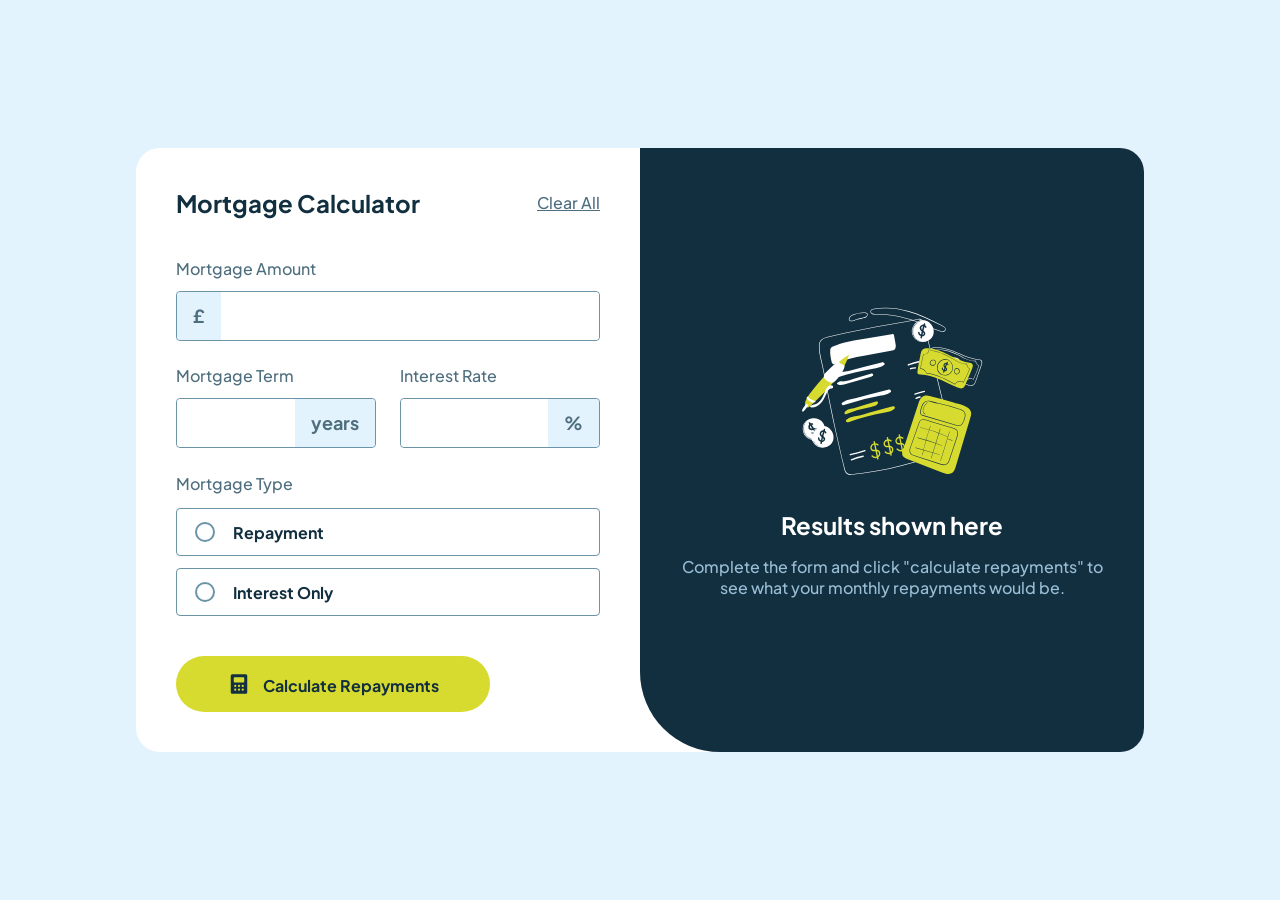
<file: index.html>
<!DOCTYPE html>
<html lang="en">

<head>
  <meta charset="UTF-8">
  <meta name="viewport" content="width=device-width, initial-scale=1">
  <title>Mortgage repayment calculator</title>
  <link rel="stylesheet" href="css/fonts.css">
  <link rel="stylesheet" href="css/style.css">
</head>

<body>
  <section class="calculator-container">
    <div class="form-section">
      <div class="title-section">
        <h2>Mortgage Calculator</h2>
        <a href="" class="clear-all" target="_self">Clear All</a>
      </div>
      <form>
        <div class="form-group">
          <label for="mortgage-amount">Mortgage Amount</label>
          <div class="input-wrapper">
            <span class="currency-symbol">£</span>
            <input type="text" id="mortgage-amount" name="mortgage-amount" pattern="[0-9,\.]*" title="just numbers"
              maxlength="20" autocomplete="off" required>
          </div>
          <p>this field is required</p>
        </div>
        <div class="form-columns">
          <div class="form-group">
            <label for="mortgage-term">Mortgage Term</label>
            <div class="input-wrapper">
              <input type="number" inputmode="decimal" min="1" max="100" id="mortgage-term" name="mortgage-term"
                required>
              <span class="unit">years</span>
            </div>
            <p>this field is required</p>
          </div>
          <div class="form-group">
            <label for="interest-rate">Interest Rate</label>
            <div class="input-wrapper">
              <input type="number" id="interest-rate" inputmode="decimal" step="0.01" min="0" max="100"
                name="interest-rate" required>
              <span class="unit">%</span>
            </div>
            <p>this field is required</p>
          </div>
        </div>
        <legend>Mortgage Type</legend>
        <fieldset class="form-group input-wrapper">
          <div class="radio-group">
            <label>
              <input type="radio" name="mortgage-type" value="repayment" required>
              Repayment
            </label>
            <label>
              <input type="radio" name="mortgage-type" value="interest-only" required>
              Interest Only
            </label>
          </div>
          <p>this field is required</p>
        </fieldset>
        <button type="button" class="calculate-btn">Calculate Repayments</button>
      </form>
    </div>
    <div class="illustration-section">
      <div id="empty-state-content" class="">
        <img src="assets/images/illustration-empty.svg" alt="Calculator icon">
        <h2 class="">Results shown here</h2>
        <p>Complete the form and click "calculate repayments" to see what your monthly repayments would be.</p>
      </div>
      <div id="results">
        <h2>Your results</h2>
        <p>Your results are shown below based on the information you provided. To adjust the results, edit the form and
          click “calculate repayments” again.</p>
        <div class="results-values">
          <div>
            <h4>Your monthly repayments</h4>
            <h1 id="monthly_value" title="£">1,797.74</h1>
          </div>
          <div>
            <h4>Total you'll repay over the term</h4>
            <h2 id="repay" title="£">539,322.94</h2>
          </div>
        </div>
      </div>
    </div>
  </section>
</body>
<script src="js/index.js"></script>

</html>
</file>
<file: css/fonts.css>
@font-face {
  font-family: "Plus Jakarta Sans";
  src: url("../assets/fonts/PlusJakartaSans-VariableFont_wght.ttf")
      format("woff2"),
    url("../assets/fonts/PlusJakartaSans-VariableFont_wght.ttf") format("woff");
  font-style: normal;
}

@font-face {
  font-family: "Plus Jakarta Sans";
  src: url("../assets/fonts/PlusJakartaSans-Italic-VariableFont_wght.ttf")
      format("woff2"),
    url("../assets/fonts/PlusJakartaSans-Italic-VariableFont_wght.ttf")
      format("woff");
  font-style: italic;
}

@font-face {
  font-family: "Plus Jakarta Sans";
  src: url("../assets/fonts/static/PlusJakartaSans-Bold.ttf") format("woff2"),
    url("../assets/fonts/static/PlusJakartaSans-Bold.ttf") format("woff");
  font-weight: bold;
}

@font-face {
  font-family: "Plus Jakarta Sans";
  src: url("../assets/fonts/static/PlusJakartaSans-Medium.ttf") format("woff2"),
    url("../assets/fonts/static/PlusJakartaSans-Medium.ttf") format("woff");
  font-weight: medium;
}
</file>
<file: css/style.css>
/* Reset and Standard Styles */
* {
  margin: 0;
  padding: 0;
  box-sizing: border-box;
}

html {
  font-size: 16px; /* Base font size */
  scroll-behavior: smooth;
}

:root {
  /* Color Palette */
  --lime: #d8db2f;
  --slate-900: #122f3f;
  --slate-700: #4e6e7e;
  --slate-500: #6b94a8;
  --slate-300: #9abed5;
  --slate-100: #e3f3fd;
  --white: #ffffff;
  --red: #d73328;

  /* Spacing */
  --spacing-500: 40px;
  --spacing-400: 32px;
  --spacing-300: 24px;
  --spacing-200: 16px;
  --spacing-150: 12px;
  --spacing-100: 8px;

  /* Typography */
  --font-family-primary: "Plus Jakarta Sans";
  --text-preset-1-font: bold 56px/1.25 var(--font-family-primary);
  --text-preset-2-font: bold 24px/1.25 var(--font-family-primary);
  --text-preset-3-font: bold 18px/1.25 var(--font-family-primary);
  --text-preset-4-font: 16px/1.5 var(--font-family-primary);
  --text-preset-5-font: 14px/1.5 var(--font-family-primary);
  --letter-spacing-1: -1px;
  --letter-spacing-0: 0px;
}

@property --transition-time {
  syntax: "<time>";
  inherits: false;
  initial-value: 0.5s;
}

body {
  font-family: var(--font-family-primary);
  background-color: var(--slate-100);
  -webkit-font-smoothing: antialiased;
  -moz-osx-font-smoothing: grayscale;
  display: flex;
  align-items: center;
  min-height: 100vh;
}

h1 {
  font: var(--text-preset-1-font);
  letter-spacing: var(--letter-spacing-1);
}
h2 {
  font: var(--text-preset-2-font);
  /* letter-spacing: var(--letter-spacing-1); */
}
h3 {
  font: var(--text-preset-3-font);
  letter-spacing: var(--letter-spacing-0);
}

h4 {
  font: var(--text-preset-4-font);
  letter-spacing: var(--letter-spacing-0);
}

img {
  max-width: 100%;
  height: auto;
  display: block;
}

a {
  color: inherit;
  font: var(--text-preset-4-font);
  letter-spacing: var(--letter-spacing-0);
}

ul,
ol {
  list-style: none;
}

button {
  cursor: pointer;
  border: none;
  background: none;
}

input,
textarea,
button,
select {
  font-family: inherit;
  font-size: inherit;
}

/*general */
input::-webkit-outer-spin-button,
input::-webkit-inner-spin-button {
  -webkit-appearance: none;
  margin: 0;
}

/* Firefox */
input[type="number"] {
  -moz-appearance: textfield;
  appearance: none;
}

section {
  border-radius: 24px;
}

.calculator-container {
  display: grid;
  grid-template-columns: 1fr 1fr;
  margin: 0 auto;
  width: 100%;
  max-width: 1008px;
  background-color: var(--white);
  border-radius: 24px;
}

.form-section {
  padding: var(--spacing-500);
  border-radius: inherit;
}

.form-section > .title-section {
  display: flex;
  flex-direction: row;
  justify-content: space-between;
  align-items: center;
  margin-bottom: var(--spacing-500);
}

.form-section > .title-section > h2 {
  color: var(--slate-900);
}

.form-section > .title-section > a {
  color: var(--slate-700);
  &:hover {
    color: var(--slate-900);
  }
}

.form-group {
  margin-bottom: var(--spacing-300);
  width: 100%;
}

.form-group > label {
  color: var(--slate-700);
  font-size: var(--text-preset-4-font);
}

.form-group > div {
  margin-top: var(--spacing-150);
}

.form-group legend {
  color: var(--slate-700);
  font-size: var(--text-preset-4-font);
}

.form-group .input-wrapper {
  width: 100%;
  display: inline-flex;
  border: 1px solid var(--slate-500);
  border-radius: 4px;
  &:hover {
    border-color: var(--slate-900);
  }
  &:has(:focus) {
    border: 1px solid var(--lime);
    > span {
      transition: background-color var(--transition-time);
      background-color: var(--lime);
      color: var(--slate-900);
    }
  }
}

.input-wrapper.control--invalid:has(input:invalid:not(:focus)) {
  border-color: var(--red);
  > span {
    transition: background-color var(--transition-time);
    background-color: var(--red);
    color: var(--white);
    border-radius: 0px;
  }
  & label {
    border-color: var(--red);
    color: var(--red);
  }
}

.input-wrapper > input {
  width: 100%;
  border: transparent;
  border-radius: inherit;
  appearance: none;
  -webkit-appearance: none;
  -moz-appearance: textfield;
  padding: 0px 1rem;
  cursor: pointer;
  color: var(--slate-900);
  font: var(--text-preset-3-font);
  &:focus {
    outline: none;
  }
}

.input-wrapper > input + span {
  border-top-left-radius: 0px;
  border-bottom-left-radius: 0px;
}

.input-wrapper > span {
  font: var(--text-preset-3-font);
  color: var(--slate-700);
  background-color: var(--slate-100);
  padding-left: 16px;
  padding-right: 16px;
  text-align: center;
  height: 48px;
  display: flex;
  justify-content: center;
  align-items: center;
  border-radius: inherit;
  cursor: help;
  &:has(+ input) {
    border-top-right-radius: 0px;
    border-bottom-right-radius: 0px;
  }
}

.input-wrapper + p,
fieldset > p {
  font: var(--text-preset-5-font);
  color: var(--red);
  opacity: 0;
  max-height: 0;
  overflow: hidden;
  transition: opacity 0.5s, max-height 0.5s;
  position: relative;
  z-index: 1;
}

.input-wrapper.control--invalid + p,
fieldset.control--invalid > p {
  margin-top: var(--spacing-150);
  opacity: 1;
  max-height: 2rem;
}

.form-columns {
  display: flex;
  gap: 24px;
}

legend {
  margin-bottom: var(--spacing-150);
  color: var(--slate-700);
  font: var(--text-preset-4-font);
}

fieldset.form-group {
  margin-bottom: var(--spacing-500);
  border: none;
  & .radio-group {
    margin-top: 0px;
  }
}

.radio-group > label {
  border: 1px solid var(--slate-500);
  display: grid;
  grid-template-columns: 24px 1fr;
  border-radius: 4px;
  width: 100%;
  height: 48px;
  margin-bottom: var(--spacing-150);
  align-items: center;
  column-gap: 16px;
  padding: 0px 16px;
  color: var(--slate-900);
  font-size: var(--text-preset-3-font);
  font-weight: 600;
  cursor: pointer;
  transition: background-color var(--transition-time);
  &:last-child {
    margin-bottom: 0px;
  }
  &:hover {
    border-color: var(--lime);
  }
  &:has(input:checked) {
    border: 1px solid var(--lime);
    /* background-color: #d8db2f15; */
    background-color: rgb(216, 219, 47, 0.15);
    transition: background-color var(--transition-time);
  }
}

@property --radio-stroke-size {
  syntax: "<length>";
  inherits: false;
  initial-value: 2px;
}

.radio-group input[type="radio"] {
  appearance: none;
  -webkit-appearance: none;
  -moz-appearance: none;
  display: block;
  justify-self: center;
  width: 19.5px;
  height: 19.5px;
  border-radius: 100%;
  position: relative;
  cursor: pointer;
  outline: none;
  border: var(--radio-stroke-size) solid var(--slate-700);
  border-color: inherit;
}

.radio-group input[type="radio"]:checked {
  accent-color: var(--lime);
  border: var(--radio-stroke-size) solid var(--lime);
  &::before {
    border: var(--radio-stroke-size) solid var(--lime);
    background-color: var(--lime);
    transform: translate(-50%, -50%) scale(1);
    -moz-transform: translate(-55%, -53%) scale(0.9);
    transition: transform var(--transition-time) cubic-bezier(0.4, 0, 0.2, 1);
  }
}

.radio-group input[type="radio"]::before {
  content: "";
  display: block;
  width: 8px;
  height: 8px;
  background-color: transparent;
  border-radius: 50%;
  position: absolute;
  top: 50%;
  left: 50%;
  transform: translate(-50%, -50%) scale(0);
  transition: transform var(--transition-time) cubic-bezier(0.4, 0, 0.2, 1);
}

.calculate-btn {
  font-weight: bold;
  font-size: var(--text-preset-3-font);
  color: var(--slate-900);
  background-color: var(--lime);
  border-radius: 999px;
  padding: 0px 40px;
  width: 100%;
  max-width: 314px;
  height: 56px;
  transition: background-color 0.2s;
  &:hover {
    background-color: #c4c82b50;
  }
  &::before {
    content: "";
    display: inline-block;
    margin-right: 12px;
    height: 24px;
    width: 24px;
    background: url("../assets/images/icon-calculator.svg") no-repeat
      center/contain;
    vertical-align: sub;
  }
}

.illustration-section {
  display: flex;
  flex-direction: column;
  background-color: var(--slate-900);
  justify-content: center;
  align-items: center;
  text-align: center;
  border-top-left-radius: 0px;
  border-bottom-right-radius: inherit;
  border-top-right-radius: inherit;
  border-bottom-left-radius: 80px;
  padding: 40px;
  & h2 {
    color: var(--white);
    margin-bottom: var(--spacing-200);
    margin-top: var(--spacing-200);
  }
  & p {
    width: 100%;
    color: var(--slate-300);
    margin-bottom: 112px;
  }
}

.illustration-section.show {
  justify-content: flex-start;
  text-align: left;
}

.illustration-section #empty-state-content {
  display: contents;
  & img {
    width: 192px;
    height: auto;
    margin-top: 112px;
  }
}

#empty-state-content.empty {
  display: none;
}

#results {
  display: none;
  & .results-values {
    border-top: 4px solid var(--lime);
    display: flex;
    padding: 0px var(--spacing-400);
    flex-direction: column;
    margin-top: var(--spacing-500);
    border-radius: 8px;
    background-color: rgb(0, 0, 0, 0.25);
    & h1 {
      color: var(--lime);
    }
    & h2 {
      margin-bottom: 0px;
    }
    & h4 {
      color: var(--slate-300);
    }
    & > div {
      padding: var(--spacing-400) 0px;
      display: inherit;
      flex-direction: inherit;
      row-gap: 8px;
      &:last-child {
        border-top: 1px solid rgb(154, 190, 213, 0.25);
      }
    }
  }
  & h2 {
    text-align: left;
    margin-top: 0px;
  }
  & p {
    margin-bottom: 0px;
  }
}

#results.show {
  display: block;
}

@property --results-delay {
  syntax: "<time>";
  inherits: false;
  initial-value: 0.5s;
}

#results > h2,
#results > p {
  opacity: 0;
  transform: translateX(-40px);
  animation: fadeInSlideRight var(--transition-time) ease forwards;
  animation-delay: var(--results-delay);
}

#results > .results-values {
  overflow: hidden;
  max-height: 0;
  opacity: 0;
  animation: openVertical 2s cubic-bezier(0.4, 0, 0.2, 1) forwards;
  animation-delay: var(--results-delay);
}

@keyframes openVertical {
  to {
    max-height: 100vh;
    opacity: 1;
  }
}

@keyframes fadeInSlideRight {
  to {
    opacity: 1;
    transform: translateX(0);
  }
}

#monthly_value,
#repay {
  &::before {
    content: "£";
  }
}

@media (max-width: 768px) {
  .calculator-container {
    grid-template-columns: 1fr;
    max-width: 688px;
  }
  .illustration-section {
    border-top-right-radius: 0px;
    border-bottom-left-radius: 24px;
  }
  .illustration-section #empty-state-content {
    & img {
      margin-top: 0px;
    }
  }
  .illustration-section #empty-state-content p {
    text-align: center;
    margin-bottom: 0px;
  }
}

@media (width < 435px) {
  .form-section > .title-section {
    flex-direction: column;
    align-items: flex-start;
    gap: 8px;
    margin-bottom: 24px;
  }

  .calculate-btn {
    margin-bottom: 12px;
    max-width: unset;
  }

  fieldset.form-group {
    margin-bottom: var(--spacing-300);
  }

  .calculator-container {
    border-radius: 0px;
  }
  .form-section {
    padding: calc(10vw / 2);
  }
  .form-columns {
    flex-direction: column;
    gap: 0px;
  }
  .illustration-section {
    padding: calc(10vw / 2);
    padding-bottom: 24px;
    padding-top: 24px;
    border-bottom-right-radius: 0px;
    border-bottom-left-radius: 0px;
  }
}
</file>
<file: Static/css/fonts.css>
@font-face {
  font-family: "Plus Jakarta Sans";
  src: url("../assets/fonts/PlusJakartaSans-VariableFont_wght.ttf")
      format("woff2"),
    url("../assets/fonts/PlusJakartaSans-VariableFont_wght.ttf") format("woff");
  font-style: normal;
}

@font-face {
  font-family: "Plus Jakarta Sans";
  src: url("../assets/fonts/PlusJakartaSans-Italic-VariableFont_wght.ttf")
      format("woff2"),
    url("../assets/fonts/PlusJakartaSans-Italic-VariableFont_wght.ttf")
      format("woff");
  font-style: italic;
}

@font-face {
  font-family: "Plus Jakarta Sans";
  src: url("../assets/fonts/static/PlusJakartaSans-Bold.ttf") format("woff2"),
    url("../assets/fonts/static/PlusJakartaSans-Bold.ttf") format("woff");
  font-weight: bold;
}

@font-face {
  font-family: "Plus Jakarta Sans";
  src: url("../assets/fonts/static/PlusJakartaSans-Medium.ttf") format("woff2"),
    url("../assets/fonts/static/PlusJakartaSans-Medium.ttf") format("woff");
  font-weight: medium;
}
</file>
<file: Static/css/style.css>
/* Reset and Standard Styles */
* {
  margin: 0;
  padding: 0;
  box-sizing: border-box;
}

html {
  font-size: 16px; /* Base font size */
  scroll-behavior: smooth;
}

:root {
  /* Color Palette */
  --lime: #d8db2f;
  --slate-900: #122f3f;
  --slate-700: #4e6e7e;
  --slate-500: #6b94a8;
  --slate-300: #9abed5;
  --slate-100: #e3f3fd;
  --white: #ffffff;
  --red: #d73328;

  /* Spacing */
  --spacing-500: 40px;
  --spacing-400: 32px;
  --spacing-300: 24px;
  --spacing-200: 16px;
  --spacing-150: 12px;
  --spacing-100: 8px;

  /* Typography */
  --font-family-primary: "Plus Jakarta Sans";
  --text-preset-1-font: bold 56px/1.25 var(--font-family-primary);
  --text-preset-2-font: bold 24px/1.25 var(--font-family-primary);
  --text-preset-3-font: bold 18px/1.25 var(--font-family-primary);
  --text-preset-4-font: 16px/1.5 var(--font-family-primary);
  --text-preset-5-font: 14px/1.5 var(--font-family-primary);
  --letter-spacing-1: -1px;
  --letter-spacing-0: 0px;
}

@property --transition-time {
  syntax: "<time>";
  inherits: false;
  initial-value: 0.5s;
}

body {
  font-family: var(--font-family-primary);
  background-color: var(--slate-100);
  -webkit-font-smoothing: antialiased;
  -moz-osx-font-smoothing: grayscale;
  display: flex;
  align-items: center;
  min-height: 100vh;
}

h1 {
  font: var(--text-preset-1-font);
  letter-spacing: var(--letter-spacing-1);
}
h2 {
  font: var(--text-preset-2-font);
  /* letter-spacing: var(--letter-spacing-1); */
}
h3 {
  font: var(--text-preset-3-font);
  letter-spacing: var(--letter-spacing-0);
}

h4 {
  font: var(--text-preset-4-font);
  letter-spacing: var(--letter-spacing-0);
}

img {
  max-width: 100%;
  height: auto;
  display: block;
}

a {
  color: inherit;
  font: var(--text-preset-4-font);
  letter-spacing: var(--letter-spacing-0);
}

ul,
ol {
  list-style: none;
}

button {
  cursor: pointer;
  border: none;
  background: none;
}

input,
textarea,
button,
select {
  font-family: inherit;
  font-size: inherit;
}

/*general */
input::-webkit-outer-spin-button,
input::-webkit-inner-spin-button {
  -webkit-appearance: none;
  margin: 0;
}

/* Firefox */
input[type="number"] {
  -moz-appearance: textfield;
  appearance: none;
}

section {
  border-radius: 24px;
}

.calculator-container {
  display: grid;
  grid-template-columns: 1fr 1fr;
  margin: 0 auto;
  width: 100%;
  max-width: 1008px;
  background-color: var(--white);
  border-radius: 24px;
}

.form-section {
  padding: var(--spacing-500);
  border-radius: inherit;
}

.form-section > .title-section {
  display: flex;
  flex-direction: row;
  justify-content: space-between;
  align-items: center;
  margin-bottom: var(--spacing-500);
}

.form-section > .title-section > h2 {
  color: var(--slate-900);
}

.form-section > .title-section > a {
  color: var(--slate-700);
  &:hover {
    color: var(--slate-900);
  }
}

.form-group {
  margin-bottom: var(--spacing-300);
  width: 100%;
}

.form-group > label {
  color: var(--slate-700);
  font-size: var(--text-preset-4-font);
}

.form-group > div {
  margin-top: var(--spacing-150);
}

.form-group legend {
  color: var(--slate-700);
  font-size: var(--text-preset-4-font);
}

.form-group .input-wrapper {
  width: 100%;
  display: inline-flex;
  border: 1px solid var(--slate-500);
  border-radius: 4px;
  &:hover {
    border-color: var(--slate-900);
  }
  &:has(:focus) {
    border: 1px solid var(--lime);
    > span {
      transition: background-color var(--transition-time);
      background-color: var(--lime);
      color: var(--slate-900);
    }
  }
}

.input-wrapper.control--invalid:has(input:invalid:not(:focus)) {
  border-color: var(--red);
  > span {
    transition: background-color var(--transition-time);
    background-color: var(--red);
    color: var(--white);
    border-radius: 0px;
  }
  & label {
    border-color: var(--red);
    color: var(--red);
  }
}

.input-wrapper > input {
  width: 100%;
  border: transparent;
  border-radius: inherit;
  appearance: none;
  -webkit-appearance: none;
  -moz-appearance: textfield;
  padding: 0px 1rem;
  cursor: pointer;
  color: var(--slate-900);
  font: var(--text-preset-3-font);
  &:focus {
    outline: none;
  }
}

.input-wrapper > input + span {
  border-top-left-radius: 0px;
  border-bottom-left-radius: 0px;
}

.input-wrapper > span {
  font: var(--text-preset-3-font);
  color: var(--slate-700);
  background-color: var(--slate-100);
  padding-left: 16px;
  padding-right: 16px;
  text-align: center;
  height: 48px;
  display: flex;
  justify-content: center;
  align-items: center;
  border-radius: inherit;
  cursor: help;
  &:has(+ input) {
    border-top-right-radius: 0px;
    border-bottom-right-radius: 0px;
  }
}

.input-wrapper + p,
fieldset > p {
  font: var(--text-preset-5-font);
  color: var(--red);
  opacity: 0;
  max-height: 0;
  overflow: hidden;
  transition: opacity 0.5s, max-height 0.5s;
  position: relative;
  z-index: 1;
}

.input-wrapper.control--invalid + p,
fieldset.control--invalid > p {
  margin-top: var(--spacing-150);
  opacity: 1;
  max-height: 2rem;
}

.form-columns {
  display: flex;
  gap: 24px;
}

legend {
  margin-bottom: var(--spacing-150);
  color: var(--slate-700);
  font: var(--text-preset-4-font);
}

fieldset.form-group {
  margin-bottom: var(--spacing-500);
  border: none;
  & .radio-group {
    margin-top: 0px;
  }
}

.radio-group > label {
  border: 1px solid var(--slate-500);
  display: grid;
  grid-template-columns: 24px 1fr;
  border-radius: 4px;
  width: 100%;
  height: 48px;
  margin-bottom: var(--spacing-150);
  align-items: center;
  column-gap: 16px;
  padding: 0px 16px;
  color: var(--slate-900);
  font-size: var(--text-preset-3-font);
  font-weight: 600;
  cursor: pointer;
  transition: background-color var(--transition-time);
  &:last-child {
    margin-bottom: 0px;
  }
  &:hover {
    border-color: var(--lime);
  }
  &:has(input:checked) {
    border: 1px solid var(--lime);
    /* background-color: #d8db2f15; */
    background-color: rgb(216, 219, 47, 0.15);
    transition: background-color var(--transition-time);
  }
}

@property --radio-stroke-size {
  syntax: "<length>";
  inherits: false;
  initial-value: 2px;
}

.radio-group input[type="radio"] {
  appearance: none;
  -webkit-appearance: none;
  -moz-appearance: none;
  display: block;
  justify-self: center;
  width: 19.5px;
  height: 19.5px;
  border-radius: 100%;
  position: relative;
  cursor: pointer;
  outline: none;
  border: var(--radio-stroke-size) solid var(--slate-700);
  border-color: inherit;
}

.radio-group input[type="radio"]:checked {
  accent-color: var(--lime);
  border: var(--radio-stroke-size) solid var(--lime);
  &::before {
    border: var(--radio-stroke-size) solid var(--lime);
    background-color: var(--lime);
    transform: translate(-50%, -50%) scale(1);
    -moz-transform: translate(-55%, -53%) scale(0.9);
    transition: transform var(--transition-time) cubic-bezier(0.4, 0, 0.2, 1);
  }
}

.radio-group input[type="radio"]::before {
  content: "";
  display: block;
  width: 8px;
  height: 8px;
  background-color: transparent;
  border-radius: 50%;
  position: absolute;
  top: 50%;
  left: 50%;
  transform: translate(-50%, -50%) scale(0);
  transition: transform var(--transition-time) cubic-bezier(0.4, 0, 0.2, 1);
}

.calculate-btn {
  font-weight: bold;
  font-size: var(--text-preset-3-font);
  color: var(--slate-900);
  background-color: var(--lime);
  border-radius: 999px;
  padding: 0px 40px;
  width: 100%;
  max-width: 314px;
  height: 56px;
  transition: background-color 0.2s;
  &:hover {
    background-color: #c4c82b50;
  }
  &::before {
    content: "";
    display: inline-block;
    margin-right: 12px;
    height: 24px;
    width: 24px;
    background: url("../assets/images/icon-calculator.svg") no-repeat
      center/contain;
    vertical-align: sub;
  }
}

.illustration-section {
  display: flex;
  flex-direction: column;
  background-color: var(--slate-900);
  justify-content: center;
  align-items: center;
  text-align: center;
  border-top-left-radius: 0px;
  border-bottom-right-radius: inherit;
  border-top-right-radius: inherit;
  border-bottom-left-radius: 80px;
  padding: 40px;
  & h2 {
    color: var(--white);
    margin-bottom: var(--spacing-200);
    margin-top: var(--spacing-200);
  }
  & p {
    width: 100%;
    color: var(--slate-300);
    margin-bottom: 112px;
  }
}

.illustration-section.show {
  justify-content: flex-start;
  text-align: left;
}

.illustration-section #empty-state-content {
  display: contents;
  & img {
    width: 192px;
    height: auto;
    margin-top: 112px;
  }
}

#empty-state-content.empty {
  display: none;
}

#results {
  display: none;
  & .results-values {
    border-top: 4px solid var(--lime);
    display: flex;
    padding: 0px var(--spacing-400);
    flex-direction: column;
    margin-top: var(--spacing-500);
    border-radius: 8px;
    background-color: rgb(0, 0, 0, 0.25);
    & h1 {
      color: var(--lime);
    }
    & h2 {
      margin-bottom: 0px;
    }
    & h4 {
      color: var(--slate-300);
    }
    & > div {
      padding: var(--spacing-400) 0px;
      display: inherit;
      flex-direction: inherit;
      row-gap: 8px;
      &:last-child {
        border-top: 1px solid rgb(154, 190, 213, 0.25);
      }
    }
  }
  & h2 {
    text-align: left;
    margin-top: 0px;
  }
  & p {
    margin-bottom: 0px;
  }
}

#results.show {
  display: block;
}

@property --results-delay {
  syntax: "<time>";
  inherits: false;
  initial-value: 0.5s;
}

#results > h2,
#results > p {
  opacity: 0;
  transform: translateX(-40px);
  animation: fadeInSlideRight var(--transition-time) ease forwards;
  animation-delay: var(--results-delay);
}

#results > .results-values {
  overflow: hidden;
  max-height: 0;
  opacity: 0;
  animation: openVertical 2s cubic-bezier(0.4, 0, 0.2, 1) forwards;
  animation-delay: var(--results-delay);
}

@keyframes openVertical {
  to {
    max-height: 100vh;
    opacity: 1;
  }
}

@keyframes fadeInSlideRight {
  to {
    opacity: 1;
    transform: translateX(0);
  }
}

#monthly_value,
#repay {
  &::before {
    content: "£";
  }
}

@media (max-width: 768px) {
  .calculator-container {
    grid-template-columns: 1fr;
    max-width: 688px;
  }
  .illustration-section {
    border-top-right-radius: 0px;
    border-bottom-left-radius: 24px;
  }
  .illustration-section #empty-state-content {
    & img {
      margin-top: 0px;
    }
  }
  .illustration-section #empty-state-content p {
    text-align: center;
    margin-bottom: 0px;
  }
}

@media (width < 435px) {
  .form-section > .title-section {
    flex-direction: column;
    align-items: flex-start;
    gap: 8px;
    margin-bottom: 24px;
  }

  .calculate-btn {
    margin-bottom: 12px;
    max-width: unset;
  }

  fieldset.form-group {
    margin-bottom: var(--spacing-300);
  }

  .calculator-container {
    border-radius: 0px;
  }
  .form-section {
    padding: calc(10vw / 2);
  }
  .form-columns {
    flex-direction: column;
    gap: 0px;
  }
  .illustration-section {
    padding: calc(10vw / 2);
    padding-bottom: 24px;
    padding-top: 24px;
    border-bottom-right-radius: 0px;
    border-bottom-left-radius: 0px;
  }
}
</file>
